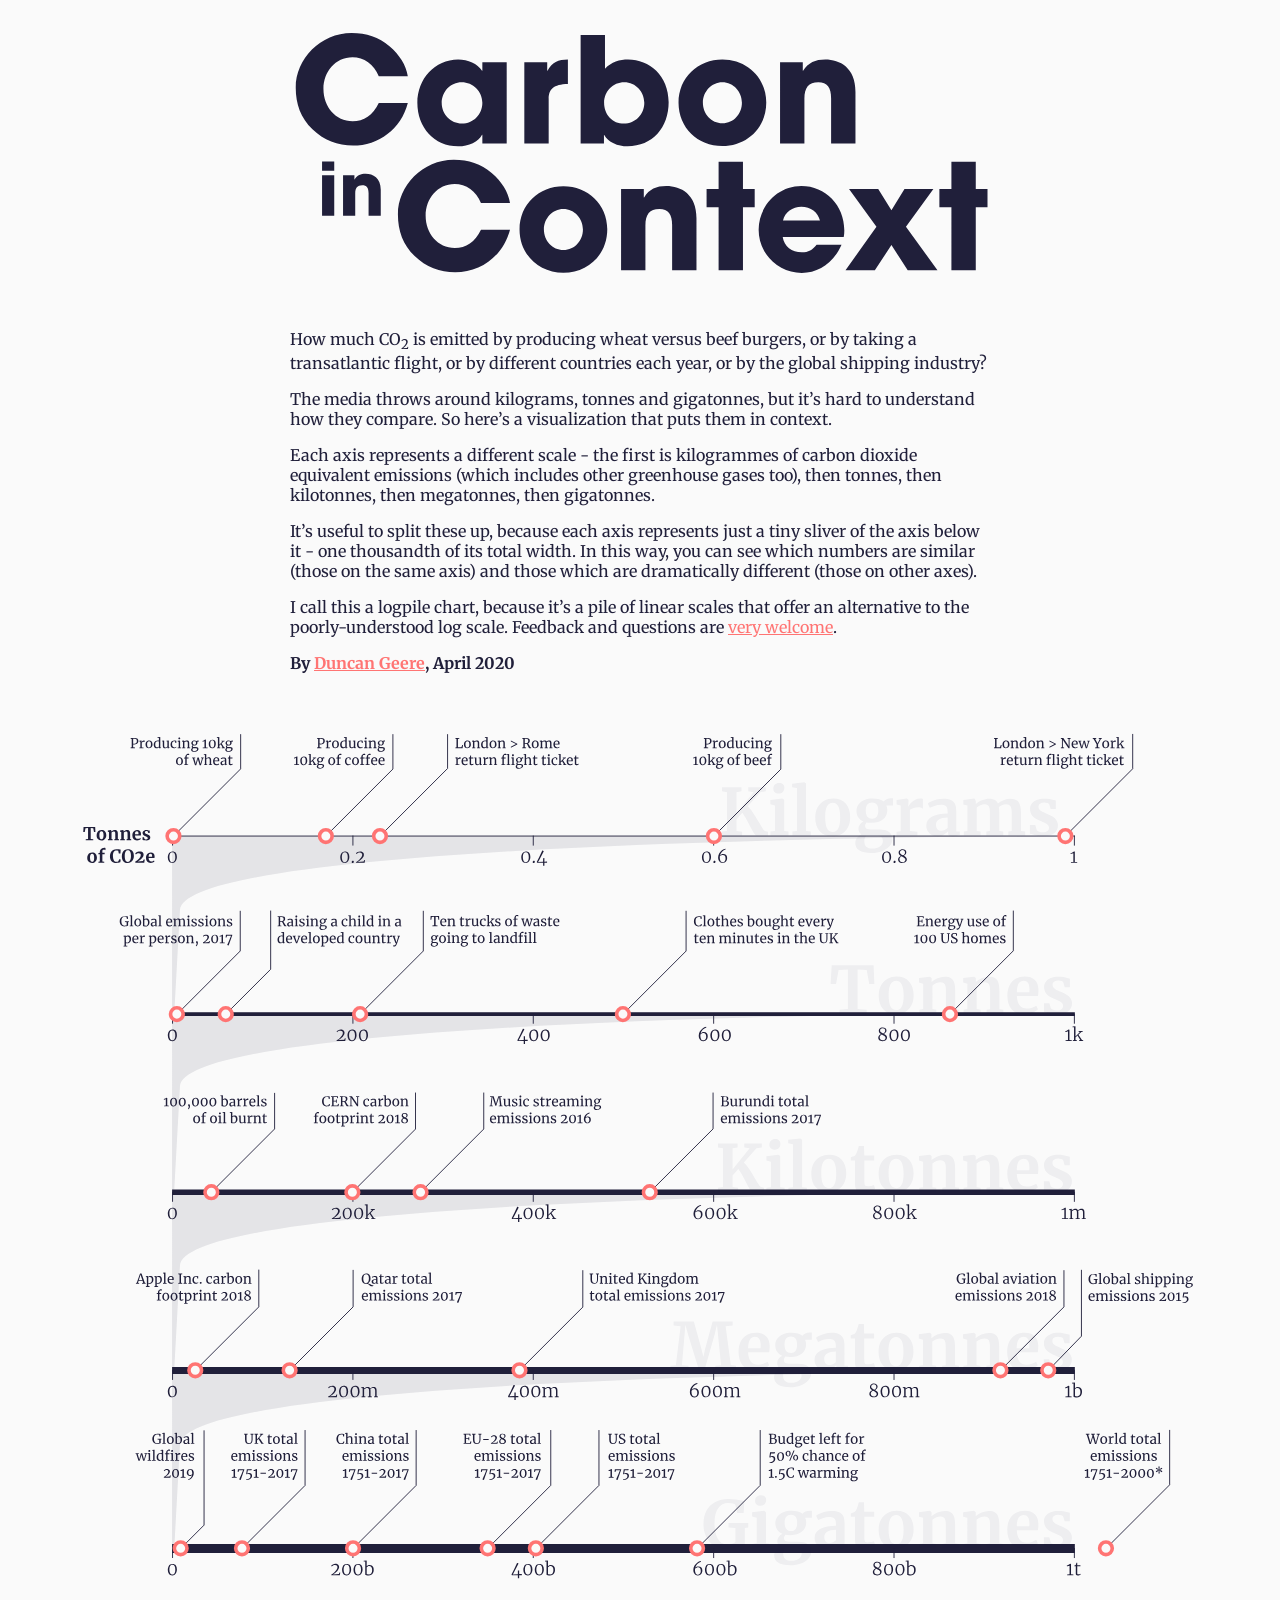
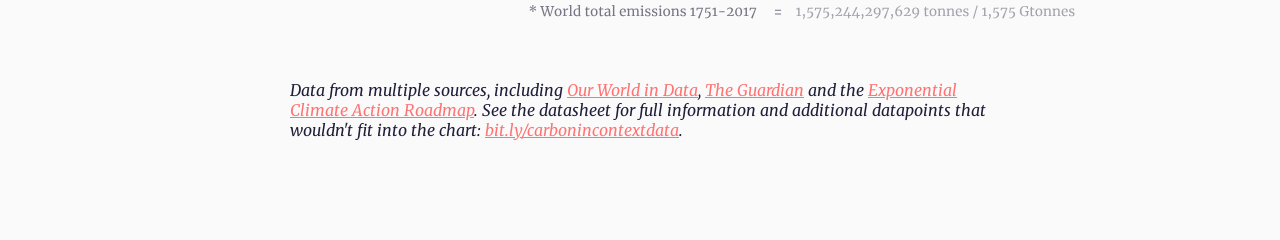
<file: carbonincontext/index.html>
<!DOCTYPE html>
<html lang="en">

<head>
	<meta charset="utf-8">
	<title>Carbon in Context</title>
	<script src="https://d3js.org/d3.v5.js"></script>
	<link rel="stylesheet" href="style.css">
	<link href="https://fonts.googleapis.com/css2?family=Merriweather:ital@0;1&display=swap" rel="stylesheet">

	<meta property="og:title" content="Carbon in Context" />
    <meta property="og:description" content="How much CO2 is emitted by producing wheat versus beef burgers, or by taking a transatlantic flight, or by different countries each year, or by the global shipping industry?" />
    <meta property="og:url" content="http://www.duncangeere.com/carbonincontext/" />
    <meta property="og:image" content="http://www.duncangeere.com/carbonincontext/image-og.png" />
    <meta property="og:image:width" content="1400" />
    <meta property="og:image:height" content="1200" />
    <meta property="og:type" content="text/html" />

      <!-- Global site tag (gtag.js) - Google Analytics -->
    <script async src="https://www.googletagmanager.com/gtag/js?id=UA-59049444-1"></script>
    <script>
        window.dataLayer = window.dataLayer || [];

        function gtag() {
            dataLayer.push(arguments);
        }
        gtag('js', new Date());

        gtag('config', 'UA-59049444-1');

    </script>
</head>

<body>
	<img id="titleimg" src="title.svg" alt="Carbon in Context">

	<div class = "main" id = "intro">
		<p>How much CO<sub>2</sub> is emitted by producing wheat versus beef burgers, or by taking a transatlantic flight, or by different countries each year, or by the global shipping industry?
</p>

		<p>The media throws around kilograms, tonnes and gigatonnes, but it’s hard to understand how they compare. So here’s a visualization that puts them in context.</p>

		<p>Each axis represents a different scale - the first is kilogrammes of carbon dioxide equivalent emissions (which includes other greenhouse gases too), then tonnes, then kilotonnes, then megatonnes, then gigatonnes.</p>

		<p>It’s useful to split these up, because each axis represents just a tiny sliver of the axis below it - one thousandth of its total width. In this way, you can see which numbers are similar (those on the same axis) and those which are dramatically different (those on other axes).</p>

		<p>I call this a logpile chart, because it’s a pile of linear scales that offer an alternative to the poorly-understood log scale. Feedback and questions are <a href="mailto:duncangeere@gmail.com">very welcome</a>.</p>

		<p><strong>By <a href="http://www.duncangeere.com">Duncan Geere</a>, April 2020</strong></p>
	</div>

	<div id = "chart">
		<a href="chart.svg"><img src="chart.svg" alt = "Carbon in Context Chart"/></a>
	</div>

	<div class = "main" id = "footer">
		<p>Data from multiple sources, including <a href="https://ourworldindata.org/co2-and-other-greenhouse-gas-emissions">Our World in Data</a>, <a href="https://www.theguardian.com/environment/	ng-interactive/2019/jul/19/carbon-calculator-how-taking-one-flight-emits-as-much-as-many-people-do-in-a-year">The Guardian</a> and the <a href="https://exponentialroadmap.org/wp-content/	uploads/2018/09/Exponential-Climate-Action-Roadmap-September-2018.pdf">Exponential Climate Action Roadmap</a>. See the datasheet for full information and additional datapoints that wouldn't fit into the chart: <a href="https://bit.ly/carbonincontextdata">bit.ly/carbonincontextdata</a>.</p>
	</div>
</body>

</html>
</file>
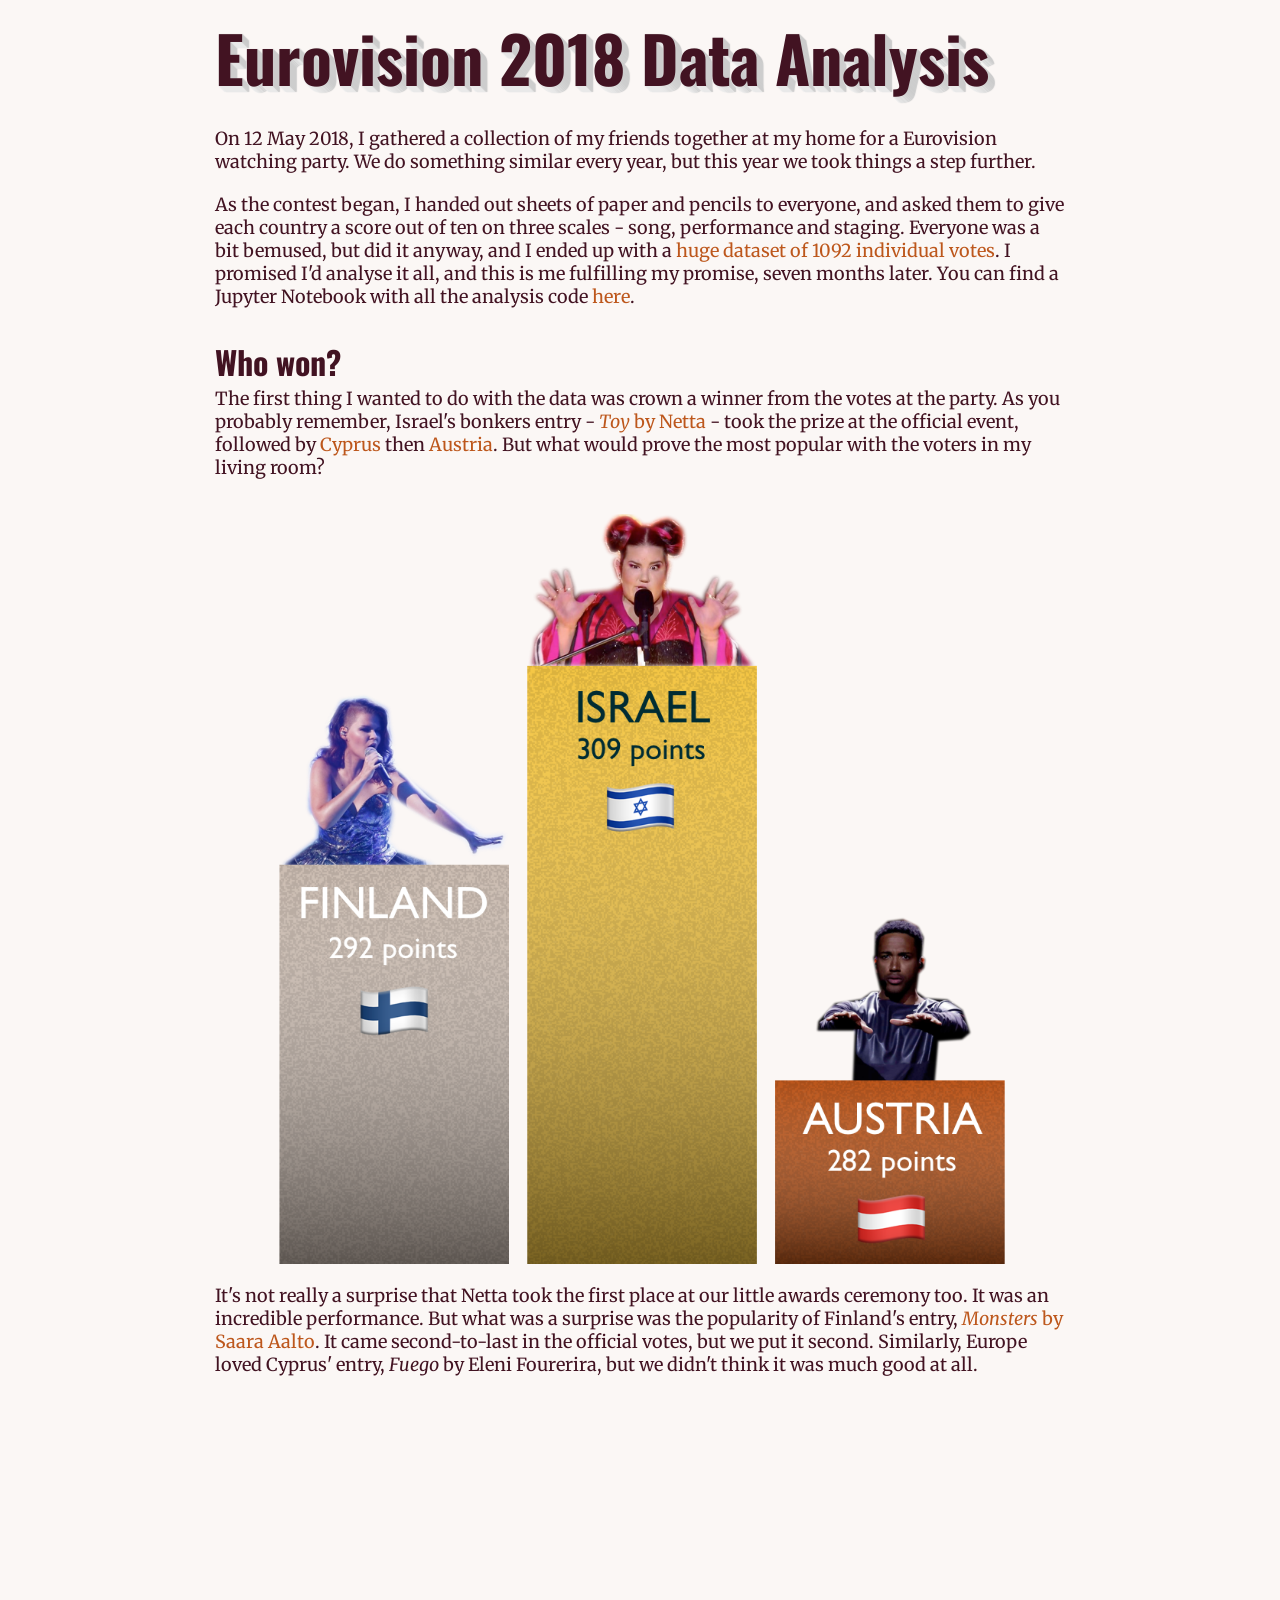
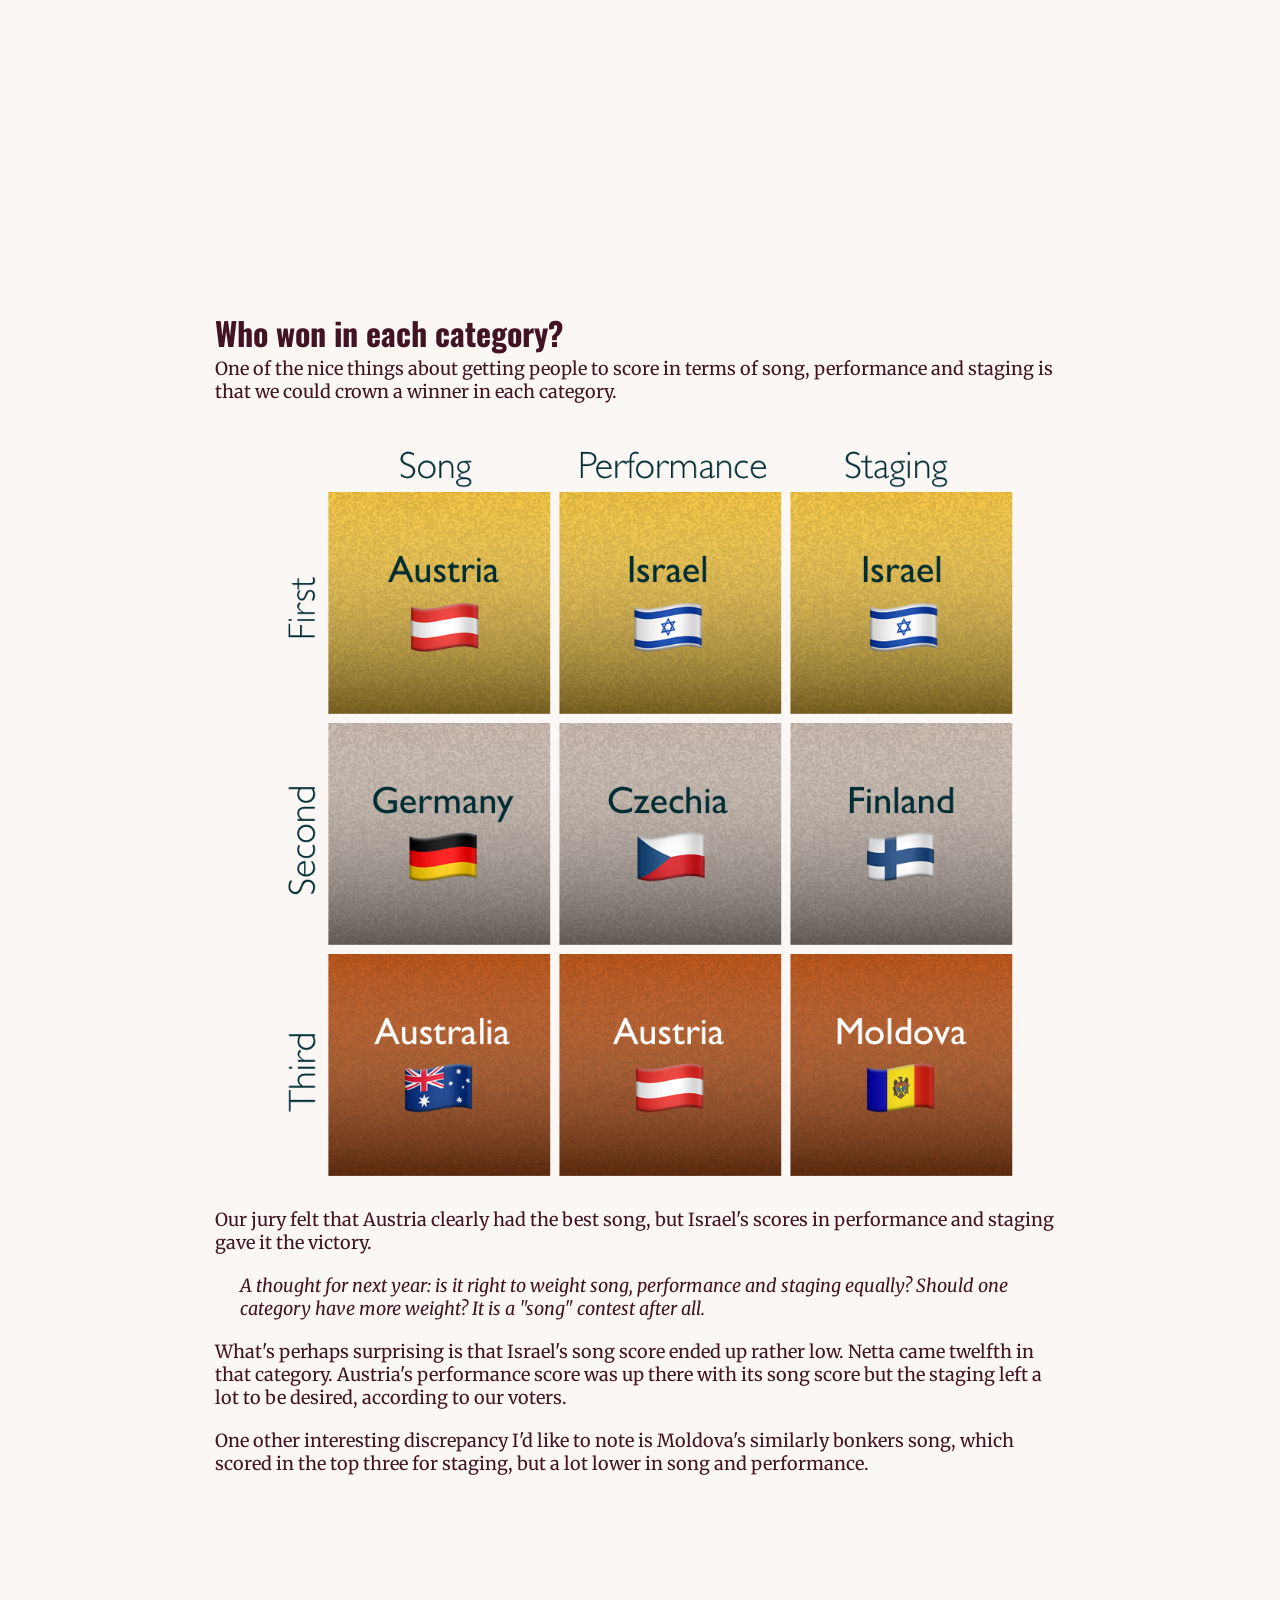
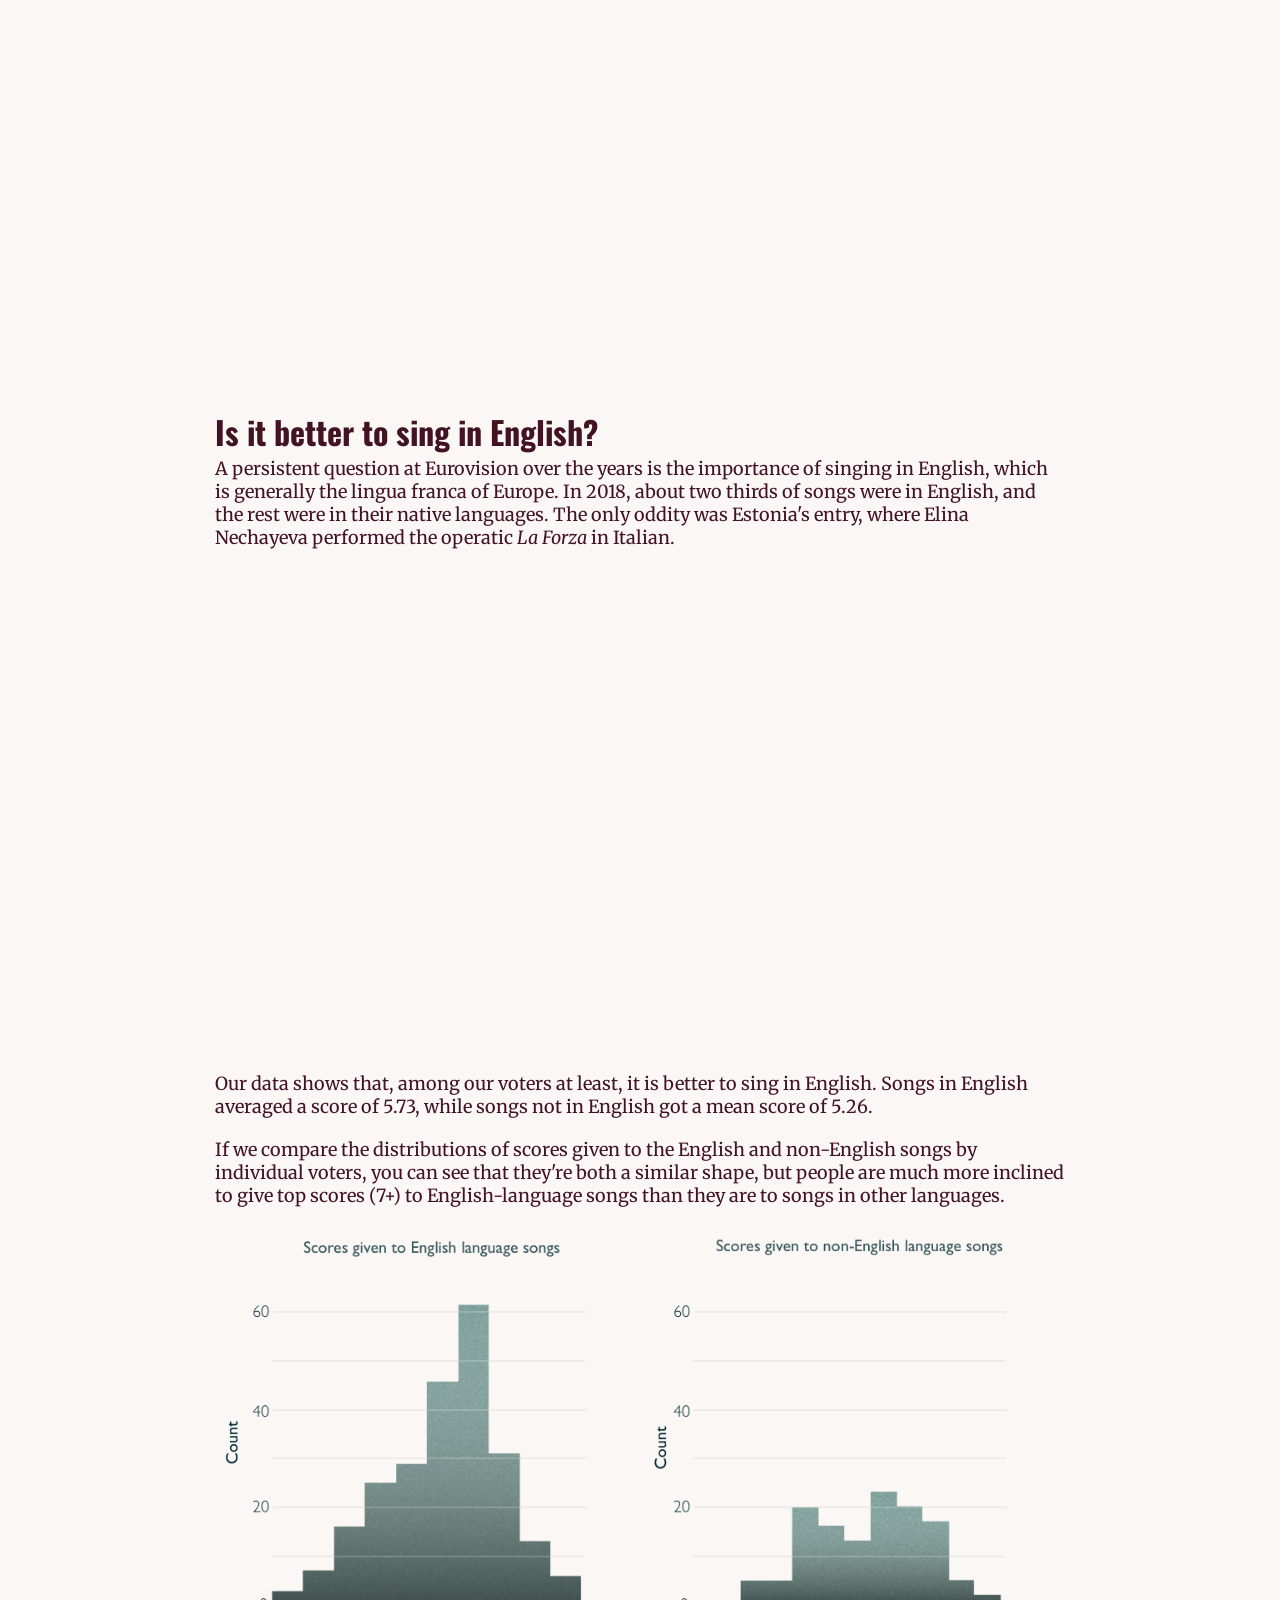
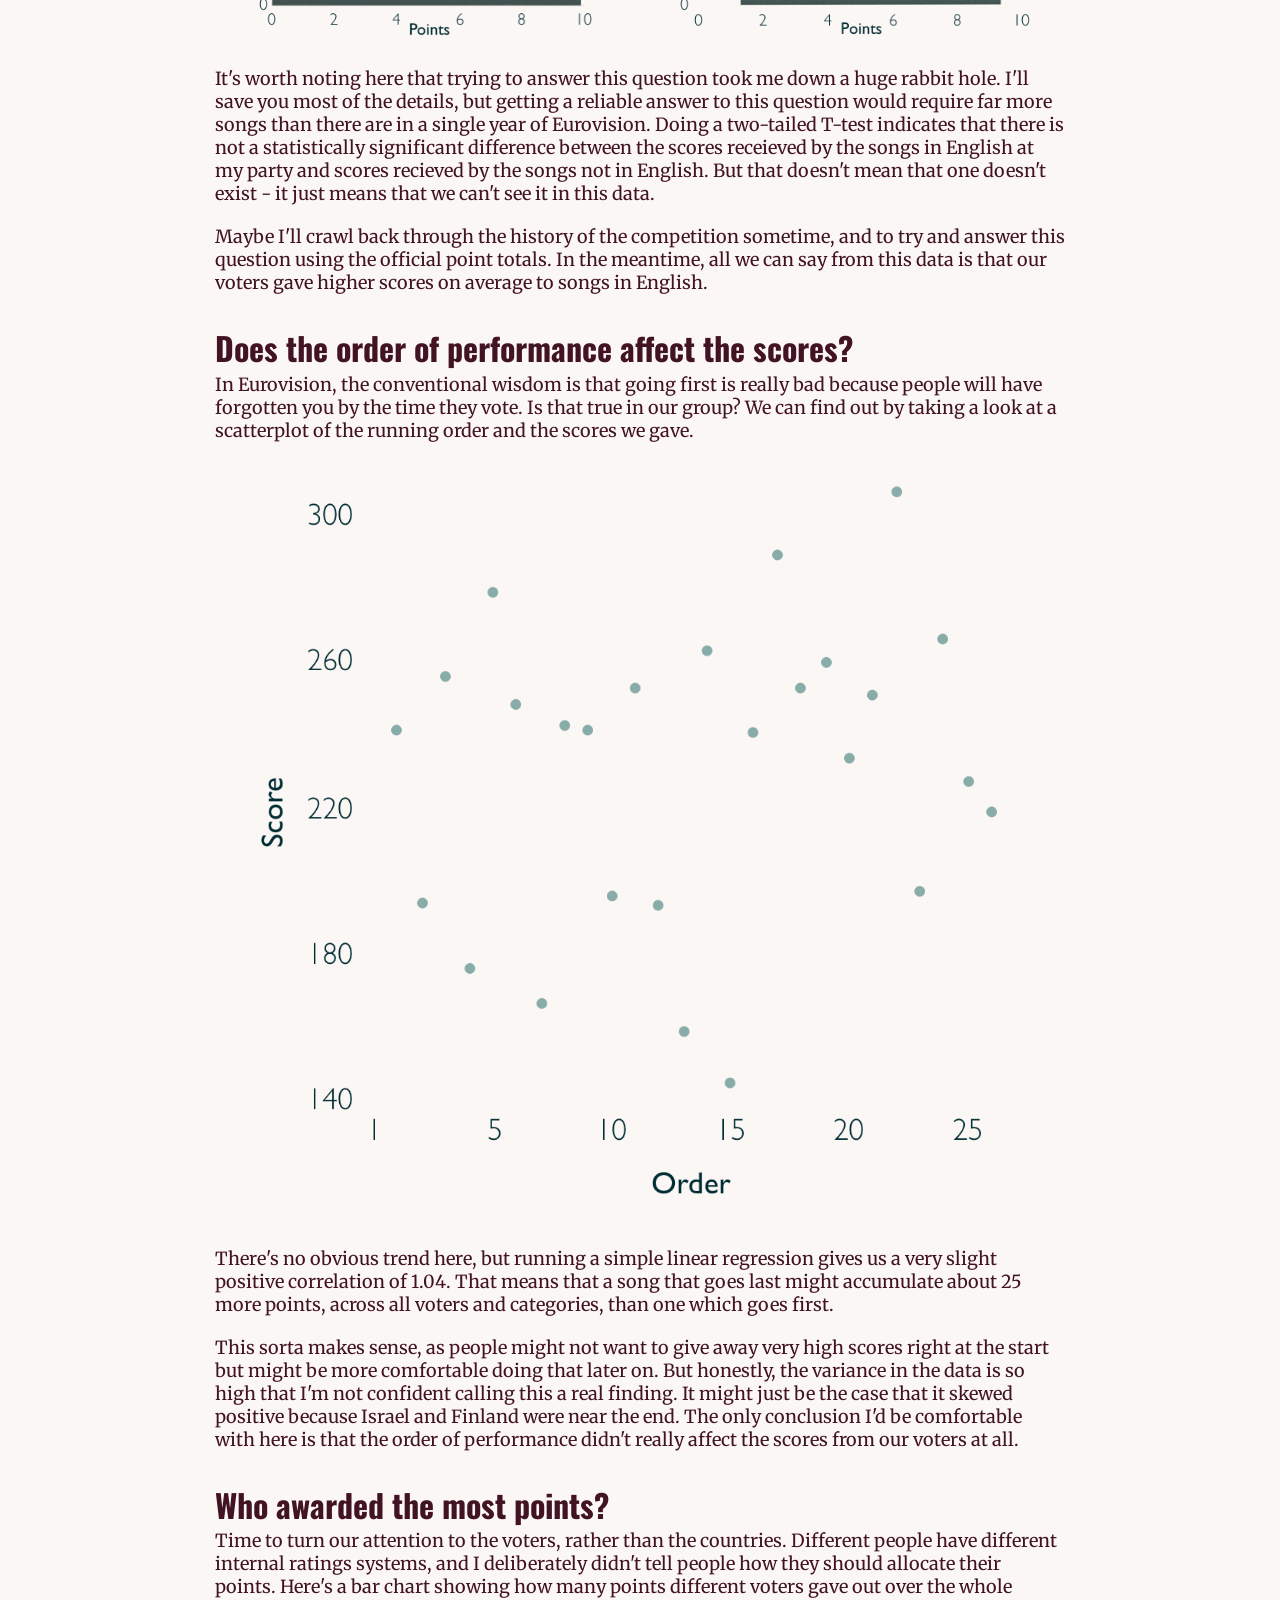
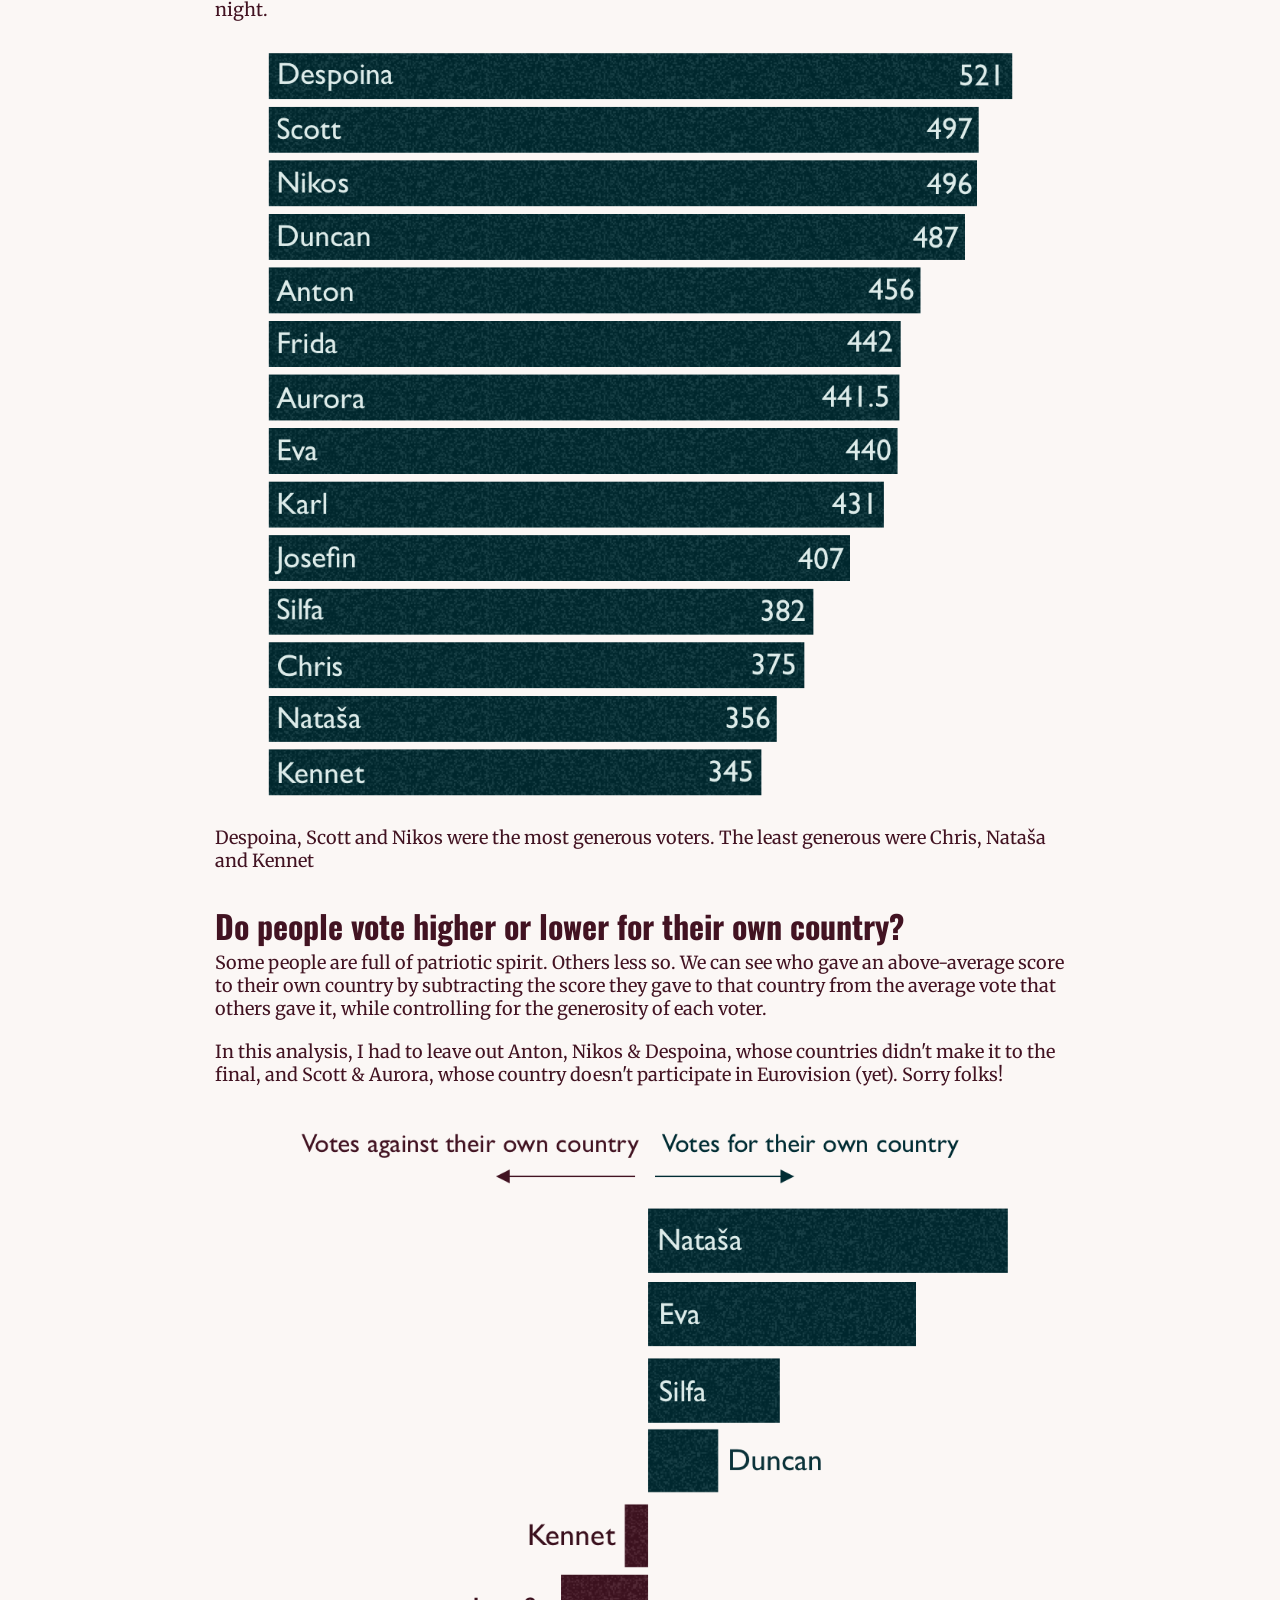
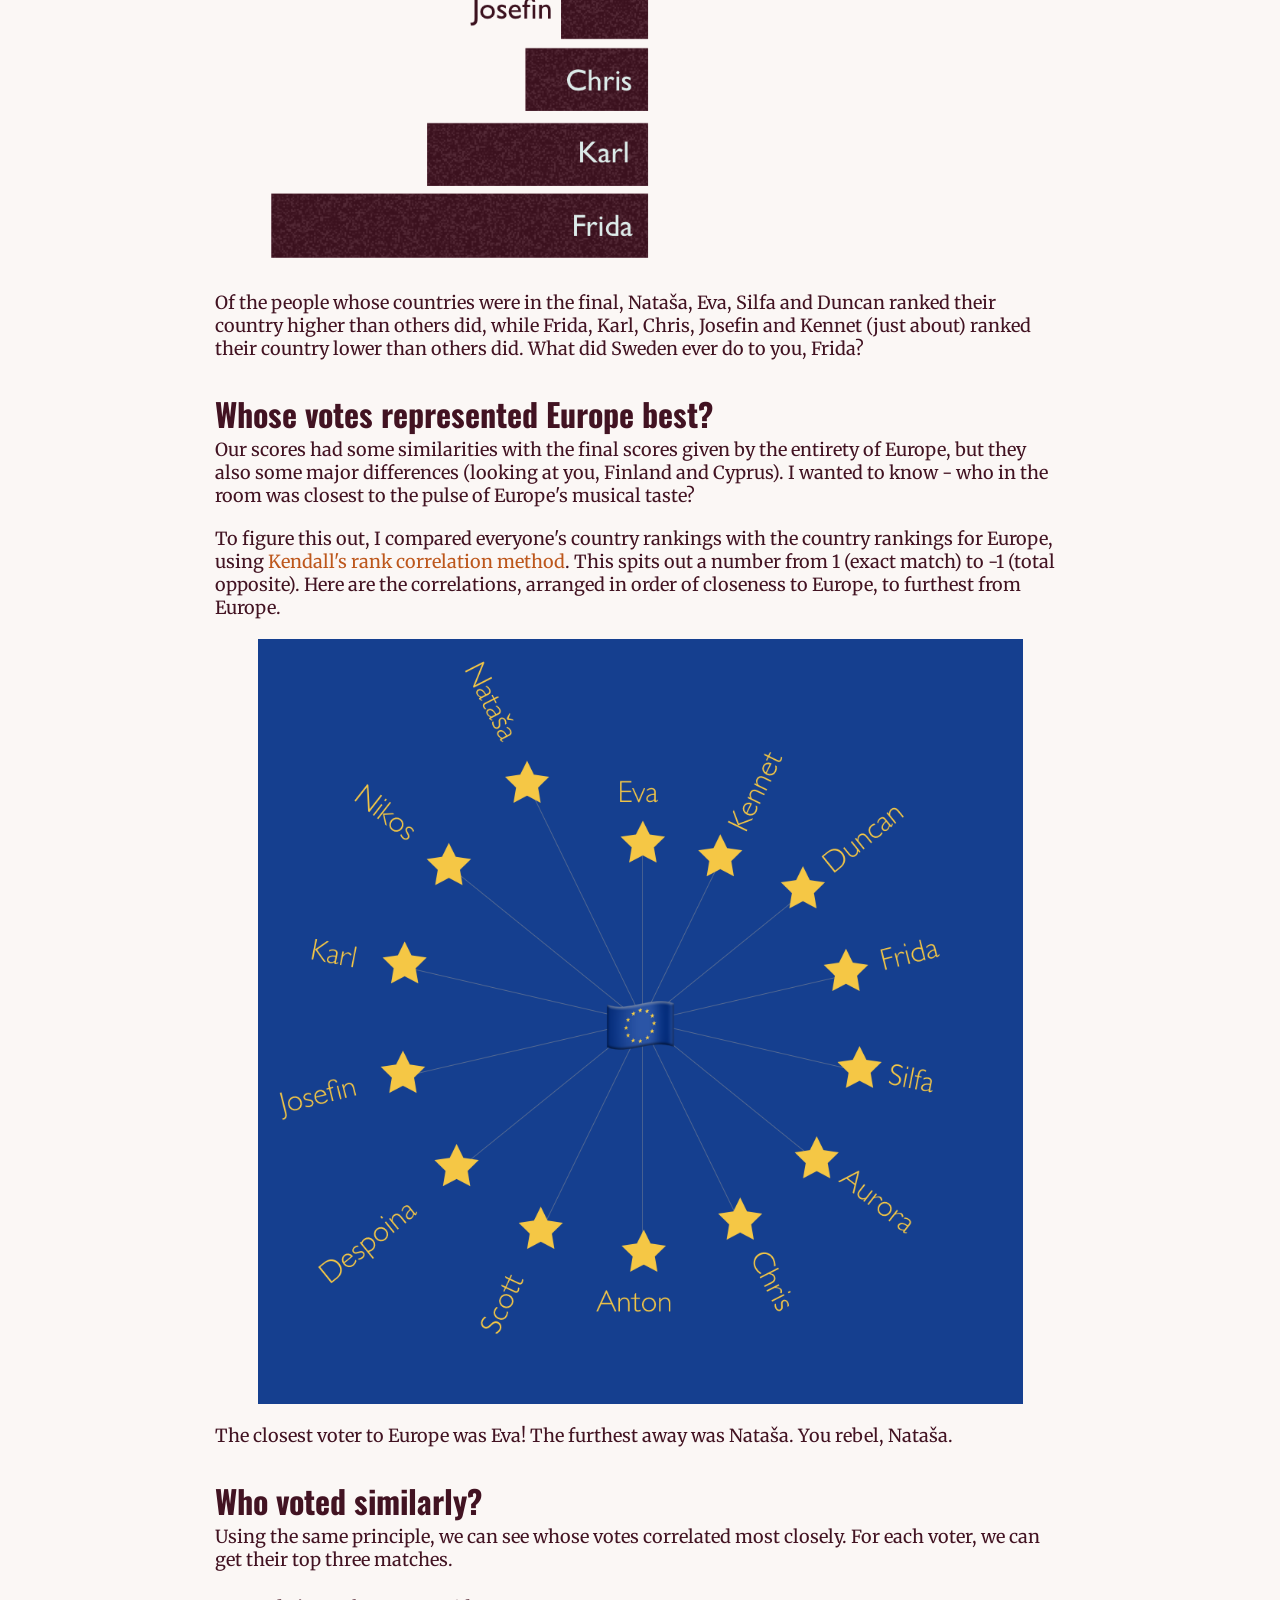
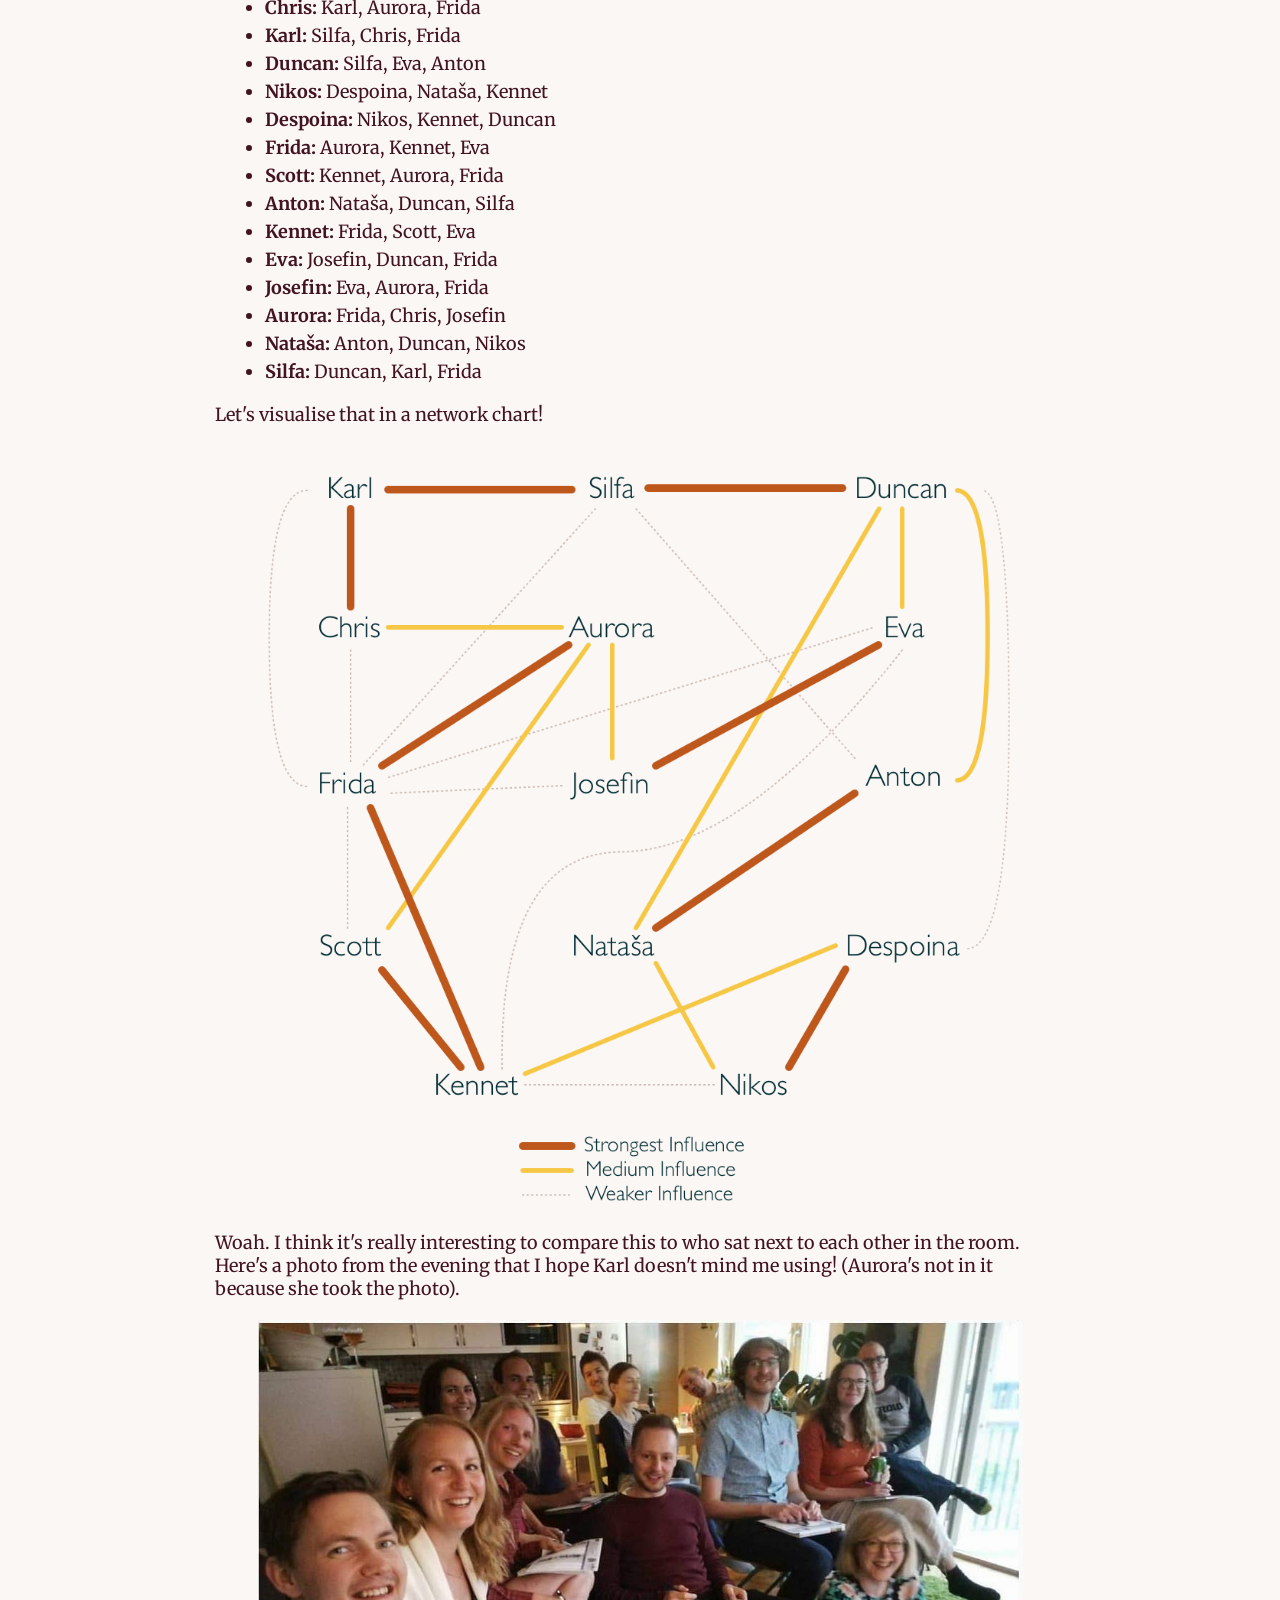
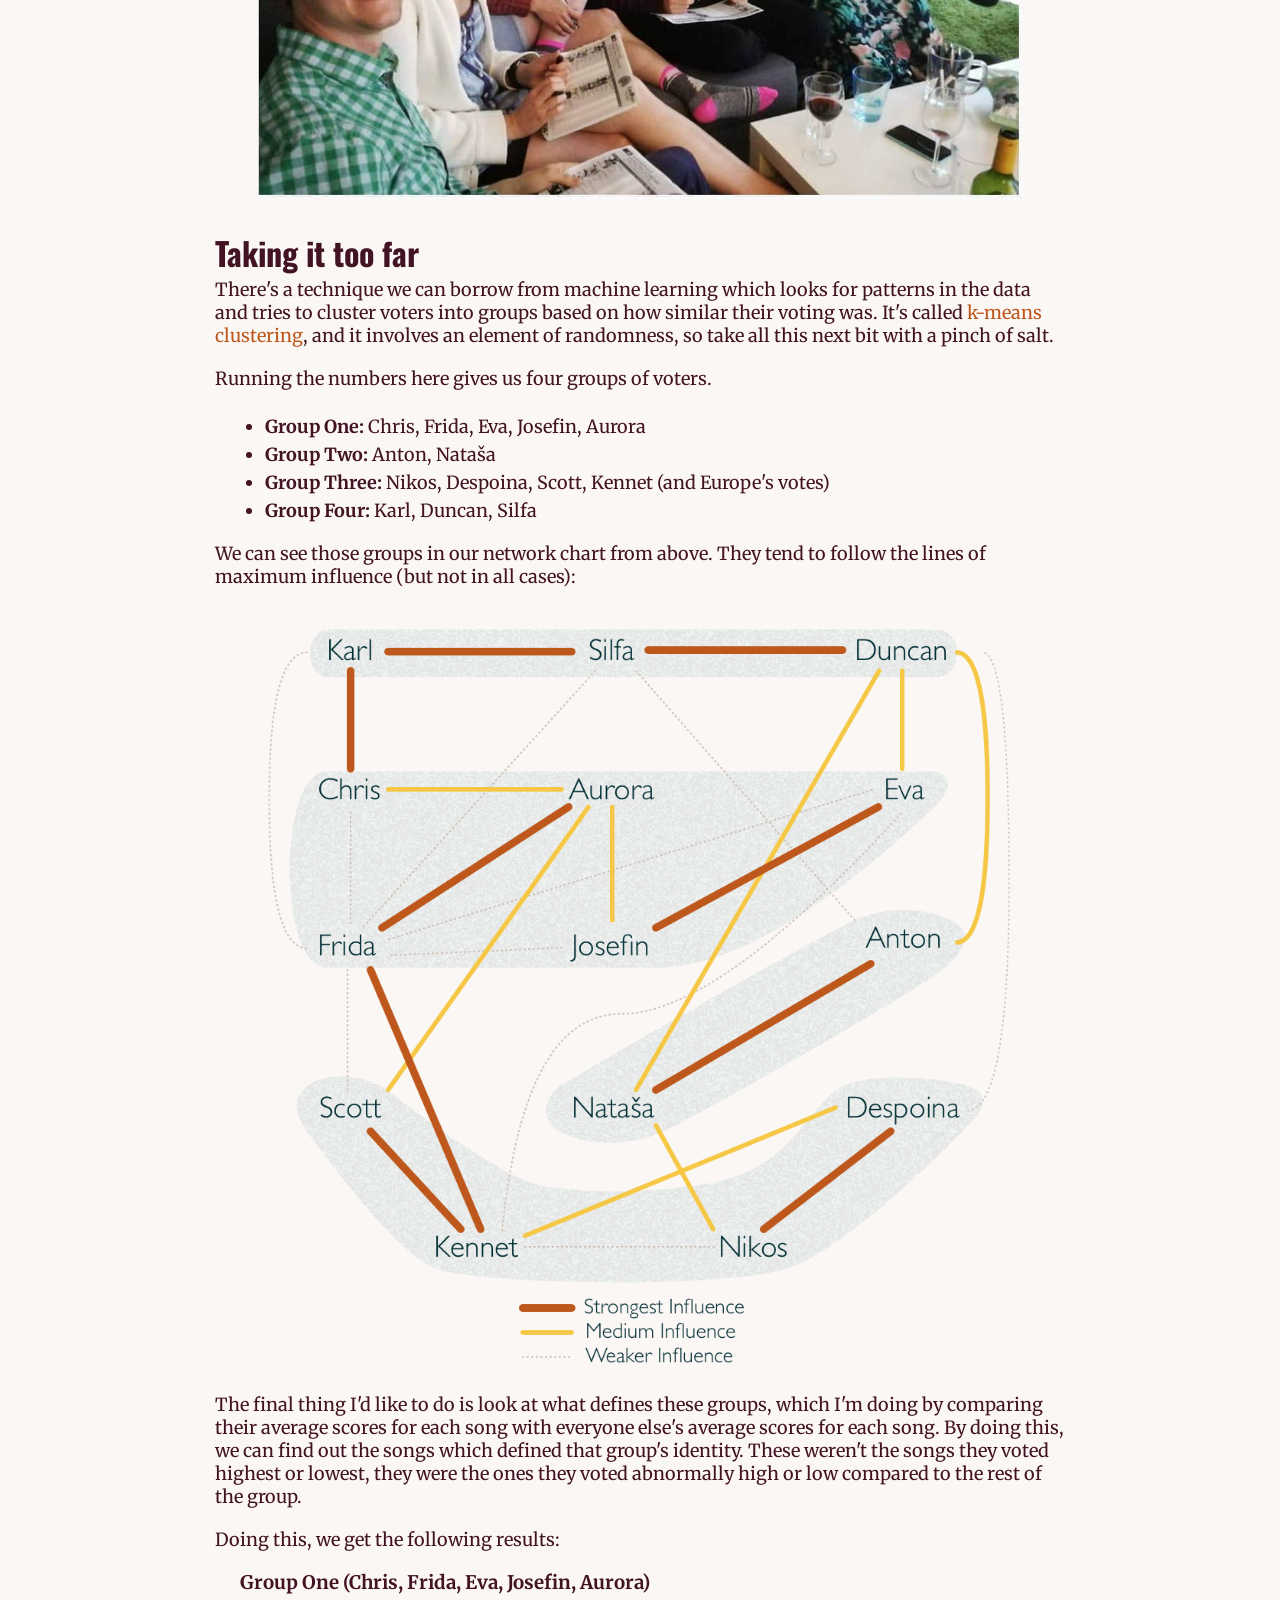
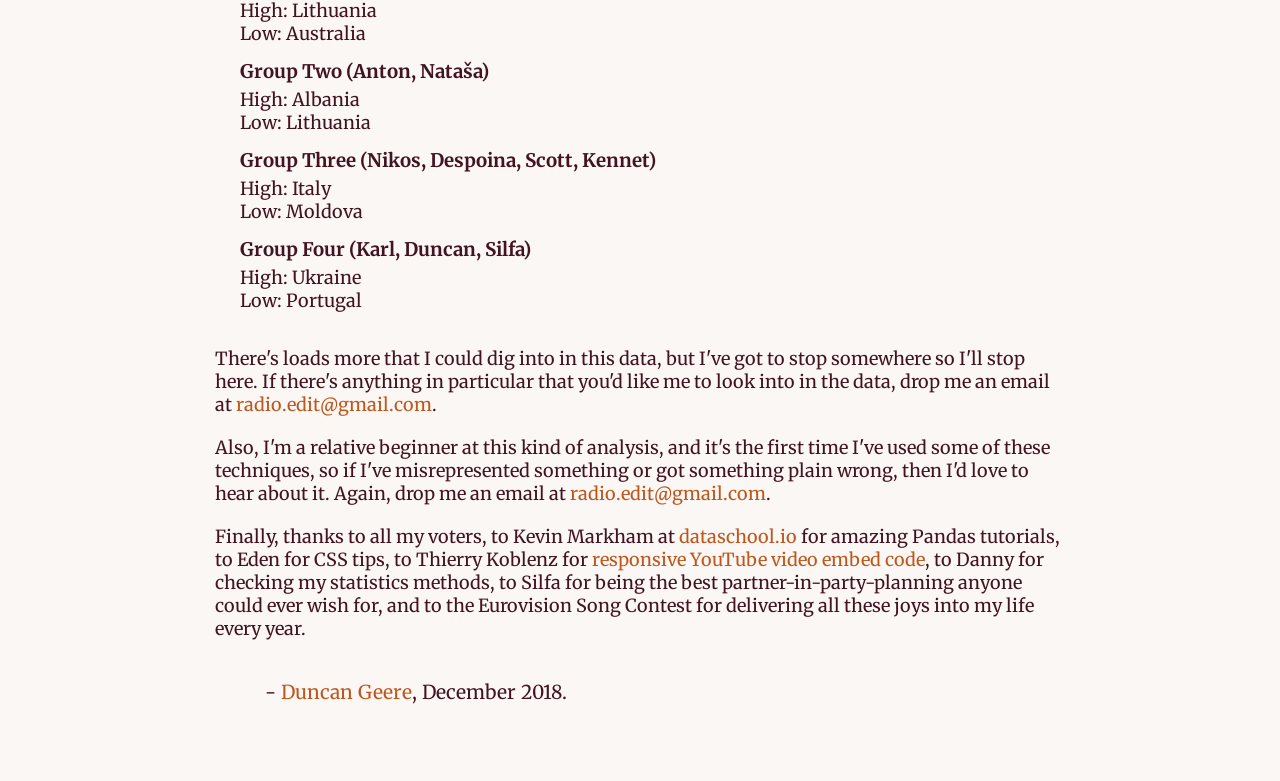
<file: eurovision2018/index.html>
<!DOCTYPE html>

<head>
    <title>Eurovision 2018 Data Analysis</title>
    <meta charset="utf-8">
    <meta name="viewport" content="width=device-width, initial-scale=1">
    
    <meta property="og:image" content="images/fbpreview.png" />
    
    <link href="https://fonts.googleapis.com/css?family=Merriweather|Oswald" rel="stylesheet">
    <link rel="stylesheet" type="text/css" href="style.css">
    
    <!-- Global site tag (gtag.js) - Google Analytics -->
    <script async src="https://www.googletagmanager.com/gtag/js?id=UA-59049444-1"></script>
    <script>
        window.dataLayer = window.dataLayer || [];

        function gtag() {
            dataLayer.push(arguments);
        }
        gtag('js', new Date());

        gtag('config', 'UA-59049444-1');

    </script>

</head>

<body>
    <h1>Eurovision 2018 Data Analysis</h1>
    <p>On 12 May 2018, I gathered a collection of my friends together at my home for a Eurovision watching party. We do something similar every year, but this year we took things a step further.</p>
    <p>As the contest began, I handed out sheets of paper and pencils to everyone, and asked them to give each country a score out of ten on three scales - song, performance and staging. Everyone was a bit bemused, but did it anyway, and I ended up with a <a href="eurovision.csv">huge dataset of 1092 individual votes</a>. I promised I'd analyse it all, and this is me fulfilling my promise, seven months later. You can find a Jupyter Notebook with all the analysis code <a href="https://github.com/duncangeere/eurovision2018/blob/master/eurovision2018.ipynb">here</a>.</p>

    <h2>Who won?</h2>
    <p>The first thing I wanted to do with the data was crown a winner from the votes at the party. As you probably remember, Israel's bonkers entry - <a href="https://www.youtube.com/watch?v=84LBjXaeKk4"><em>Toy</em> by Netta</a> - took the prize at the official event, followed by <a href="https://www.youtube.com/watch?v=vyDTbJ4wenY">Cyprus</a> then <a href="https://www.youtube.com/watch?v=a8Yvzo1puoE">Austria</a>. But what would prove the most popular with the voters in my living room?</p>
    <img src="images/who_won.png">
    <p>It's not really a surprise that Netta took the first place at our little awards ceremony too. It was an incredible performance. But what was a surprise was the popularity of Finland's entry, <a href="https://www.youtube.com/watch?v=hdjiuCUUpPc"><em>Monsters</em> by Saara Aalto</a>. It came second-to-last in the official votes, but we put it second. Similarly, Europe loved Cyprus' entry, <em>Fuego</em> by Eleni Fourerira, but we didn't think it was much good at all.</p>

    <div class="videoWrapper">
        <!-- Copy & Pasted from YouTube -->
        <iframe src="https://www.youtube.com/embed/vyDTbJ4wenY" frameborder="0" allow="accelerometer; autoplay; encrypted-media; gyroscope; picture-in-picture" allowfullscreen></iframe>
    </div>

    <h2>Who won in each category?</h2>
    <p>One of the nice things about getting people to score in terms of song, performance and staging is that we could crown a winner in each category.</p>
    <img src="images/cat_winners.png">
    <p>Our jury felt that Austria clearly had the best song, but Israel's scores in performance and staging gave it the victory.</p>
    <blockquote>A thought for next year: is it right to weight song, performance and staging equally? Should one category have more weight? It is a "song" contest after all.</blockquote>
    <p>What's perhaps surprising is that Israel's song score ended up rather low. Netta came twelfth in that category. Austria's performance score was up there with its song score but the staging left a lot to be desired, according to our voters.</p>
    <p>One other interesting discrepancy I'd like to note is Moldova's similarly bonkers song, which scored in the top three for staging, but a lot lower in song and performance.</p>

    <div class="videoWrapper">
        <!-- Copy & Pasted from YouTube -->
        <iframe src="https://www.youtube.com/embed/m1kjPaVAeeE" frameborder="0" allow="accelerometer; autoplay; encrypted-media; gyroscope; picture-in-picture" allowfullscreen></iframe>
    </div>

    <h2>Is it better to sing in English?</h2>
    <p>A persistent question at Eurovision over the years is the importance of singing in English, which is generally the lingua franca of Europe. In 2018, about two thirds of songs were in English, and the rest were in their native languages. The only oddity was Estonia's entry, where Elina Nechayeva performed the operatic <em>La Forza</em> in Italian.</p>

    <div class="videoWrapper">
        <!-- Copy & Pasted from YouTube -->
        <iframe src="https://www.youtube.com/embed/ImawXdXIGd8" frameborder="0" allow="accelerometer; autoplay; encrypted-media; gyroscope; picture-in-picture" allowfullscreen></iframe>
    </div>

    <p>Our data shows that, among our voters at least, it is better to sing in English. Songs in English averaged a score of 5.73, while songs not in English got a mean score of 5.26.</p>
    
    <p>If we compare the distributions of scores given to the English and non-English songs by individual voters, you can see that they're both a similar shape, but people are much more inclined to give top scores (7+) to English-language songs than they are to songs in other languages.</p>

    <div id="twocharts">
        <img src="images/yes_english.png">
        <img src="images/not_english.png">
    </div>
    
    <p>It's worth noting here that trying to answer this question took me down a huge rabbit hole. I'll save you most of the details, but getting a reliable answer to this question would require far more songs than there are in a single year of Eurovision. Doing a two-tailed T-test indicates that there is not a statistically significant difference between the scores receieved by the songs in English at my party and scores recieved by the songs not in English. But that doesn't mean that one doesn't exist - it just means that we can't see it in this data.</p>
        
    <p>Maybe I'll crawl back through the history of the competition sometime, and to try and answer this question using the official point totals. In the meantime, all we can say from this data is that our voters gave higher scores on average to songs in English.</p>

    <h2>Does the order of performance affect the scores?</h2>
    <p>In Eurovision, the conventional wisdom is that going first is really bad because people will have forgotten you by the time they vote. Is that true in our group? We can find out by taking a look at a scatterplot of the running order and the scores we gave.</p>
    <img src="images/scatterplot.png">
    <p>There's no obvious trend here, but running a simple linear regression gives us a very slight positive correlation of 1.04. That means that a song that goes last might accumulate about 25 more points, across all voters and categories, than one which goes first.</p>
    <p>This sorta makes sense, as people might not want to give away very high scores right at the start but might be more comfortable doing that later on. But honestly, the variance in the data is so high that I'm not confident calling this a real finding. It might just be the case that it skewed positive because Israel and Finland were near the end. The only conclusion I'd be comfortable with here is that the order of performance didn't really affect the scores from our voters at all.</p>

    <h2>Who awarded the most points?</h2>
    <p>Time to turn our attention to the voters, rather than the countries. Different people have different internal ratings systems, and I deliberately didn't tell people how they should allocate their points. Here's a bar chart showing how many points different voters gave out over the whole night.</p>
    <img src="images/generosity_bars.png">
    <p>Despoina, Scott and Nikos were the most generous voters. The least generous were Chris, Nataša and Kennet</p>

    <h2>Do people vote higher or lower for their own country?</h2>
    <p>Some people are full of patriotic spirit. Others less so. We can see who gave an above-average score to their own country by subtracting the score they gave to that country from the average vote that others gave it, while controlling for the generosity of each voter.</p>
    <p>In this analysis, I had to leave out Anton, Nikos & Despoina, whose countries didn't make it to the final, and Scott & Aurora, whose country doesn't participate in Eurovision (yet). Sorry folks!</p>
    <img src="images/own_country.png">
    <p>Of the people whose countries were in the final, Nataša, Eva, Silfa and Duncan ranked their country higher than others did, while Frida, Karl, Chris, Josefin and Kennet (just about) ranked their country lower than others did. What did Sweden ever do to you, Frida?</p>

    <h2>Whose votes represented Europe best?</h2>
    <p>Our scores had some similarities with the final scores given by the entirety of Europe, but they also some major differences (looking at you, Finland and Cyprus). I wanted to know - who in the room was closest to the pulse of Europe's musical taste?</p>
    <p>To figure this out, I compared everyone's country rankings with the country rankings for Europe, using <a href="https://en.wikipedia.org/wiki/Kendall_rank_correlation_coefficient">Kendall's rank correlation method</a>. This spits out a number from 1 (exact match) to -1 (total opposite). Here are the correlations, arranged in order of closeness to Europe, to furthest from Europe.</p>
    <img src="images/europe_similarity.png">
    <p>The closest voter to Europe was Eva! The furthest away was Nataša. You rebel, Nataša.</p>

    <h2>Who voted similarly?</h2>
    <p>Using the same principle, we can see whose votes correlated most closely. For each voter, we can get their top three matches.</p>
    <ul>
        <li><strong>Chris:</strong> Karl, Aurora, Frida</li>
        <li><strong>Karl:</strong> Silfa, Chris, Frida</li>
        <li><strong>Duncan:</strong> Silfa, Eva, Anton</li>
        <li><strong>Nikos:</strong> Despoina, Nataša, Kennet</li>
        <li><strong>Despoina:</strong> Nikos, Kennet, Duncan</li>
        <li><strong>Frida:</strong> Aurora, Kennet, Eva</li>
        <li><strong>Scott:</strong> Kennet, Aurora, Frida</li>
        <li><strong>Anton:</strong> Nataša, Duncan, Silfa</li>
        <li><strong>Kennet:</strong> Frida, Scott, Eva</li>
        <li><strong>Eva:</strong> Josefin, Duncan, Frida</li>
        <li><strong>Josefin:</strong> Eva, Aurora, Frida</li>
        <li><strong>Aurora:</strong> Frida, Chris, Josefin</li>
        <li><strong>Nataša:</strong> Anton, Duncan, Nikos</li>
        <li><strong>Silfa:</strong> Duncan, Karl, Frida</li>
    </ul>
    <p>Let's visualise that in a network chart!</p>
    <img src="images/influence.png">
    <p>Woah. I think it's really interesting to compare this to who sat next to each other in the room. Here's a photo from the evening that I hope Karl doesn't mind me using! (Aurora's not in it because she took the photo).</p>
    <img src="images/seatingplan.jpg">

    <h2>Taking it too far</h2>
    <p>There's a technique we can borrow from machine learning which looks for patterns in the data and tries to cluster voters into groups based on how similar their voting was. It's called <a href="https://en.wikipedia.org/wiki/K-means_clustering">k-means clustering</a>, and it involves an element of randomness, so take all this next bit with a pinch of salt.</p>
    <p>Running the numbers here gives us four groups of voters.</p>
    <ul>
        <li><strong>Group One:</strong> Chris, Frida, Eva, Josefin, Aurora</li>
        <li><strong>Group Two:</strong> Anton, Nataša</li>
        <li><strong>Group Three:</strong> Nikos, Despoina, Scott, Kennet (and Europe's votes)</li>
        <li><strong>Group Four:</strong> Karl, Duncan, Silfa</li>
    </ul>
    <p>We can see those groups in our network chart from above. They tend to follow the lines of maximum influence (but not in all cases):</p>
    <img src="images/influence_groups.png">
    <p>The final thing I'd like to do is look at what defines these groups, which I'm doing by comparing their average scores for each song with everyone else's average scores for each song. By doing this, we can find out the songs which defined that group's identity. These weren't the songs they voted highest or lowest, they were the ones they voted abnormally high or low compared to the rest of the group.</p>
    <p>Doing this, we get the following results:</p>

    <div id="groups">
        <h3>Group One (Chris, Frida, Eva, Josefin, Aurora)</h3>
        <p>High: Lithuania<br>
            Low: Australia</p>
        <h3>Group Two (Anton, Nataša)</h3>
        <p>High: Albania<br>
            Low: Lithuania</p>
        <h3>Group Three (Nikos, Despoina, Scott, Kennet)</h3>
        <p>High: Italy<br>
            Low: Moldova</p>
        <h3>Group Four (Karl, Duncan, Silfa)</h3>
        <p>High: Ukraine<br>
            Low: Portugal</p>
    </div>

    <p>There's loads more that I could dig into in this data, but I've got to stop somewhere so I'll stop here. If there's anything in particular that you'd like me to look into in the data, drop me an email at <a href="mailto:radio.edit@gmail.com">radio.edit@gmail.com</a>.</p>
    <p>Also, I'm a relative beginner at this kind of analysis, and it's the first time I've used some of these techniques, so if I've misrepresented something or got something plain wrong, then I'd love to hear about it. Again, drop me an email at <a href="mailto:radio.edit@gmail.com">radio.edit@gmail.com</a>.</p>
    <p>Finally, thanks to all my voters, to Kevin Markham at <a href="https://www.dataschool.io/">dataschool.io</a> for amazing Pandas tutorials, to Eden for CSS tips, to Thierry Koblenz for <a href="https://alistapart.com/article/creating-intrinsic-ratios-for-video">responsive YouTube video embed code</a>, to Danny for checking my statistics methods, to Silfa for being the best partner-in-party-planning anyone could ever wish for, and to the Eurovision Song Contest for delivering all these joys into my life every year.</p>

    <div id="outro">
        <p>- <a href="http://www.duncangeere.com">Duncan Geere</a>, December 2018.</p>
    </div>
</body>
</file>
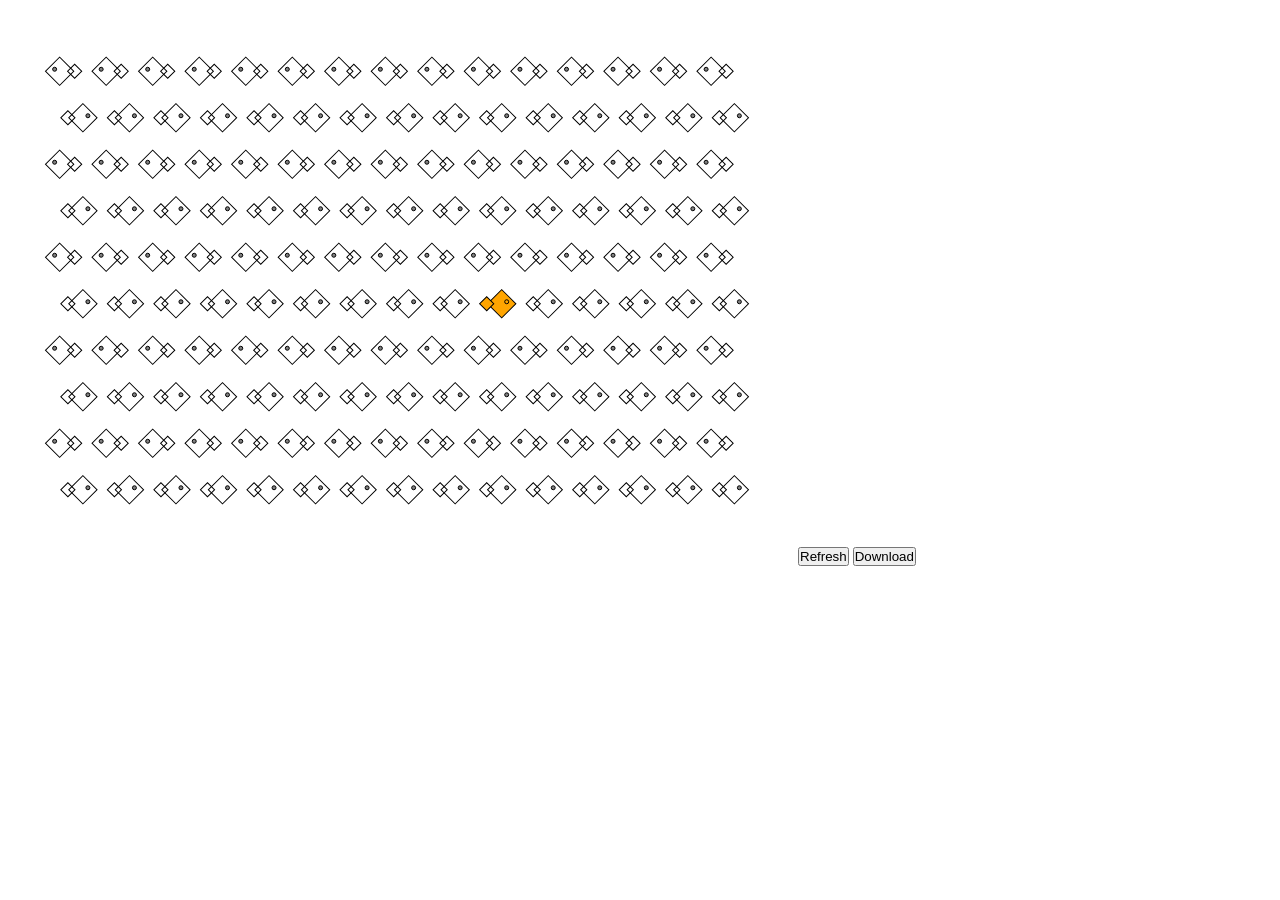
<file: inktober20/1/index.html>
<html lang="en">

<head>
    <meta charset="utf-8" />
    <script type="text/javascript" src="lib/rune.js"></script>
    <script type="text/javascript" src="lib/duncan.js"></script>
    <script type="text/javascript" src="lib/download.js"></script>
    <style>*{margin:0; padding:0;}</style>
    <!--
 -->
</head>

<body>
    <script type="text/javascript" src="sketch.js"></script>
    <input id="refresh" type="button" value="Refresh" onclick="refreshMe();" />
    <input id="download" type="button" value="Download" onclick="downloadMe();" />
</body>
</file>
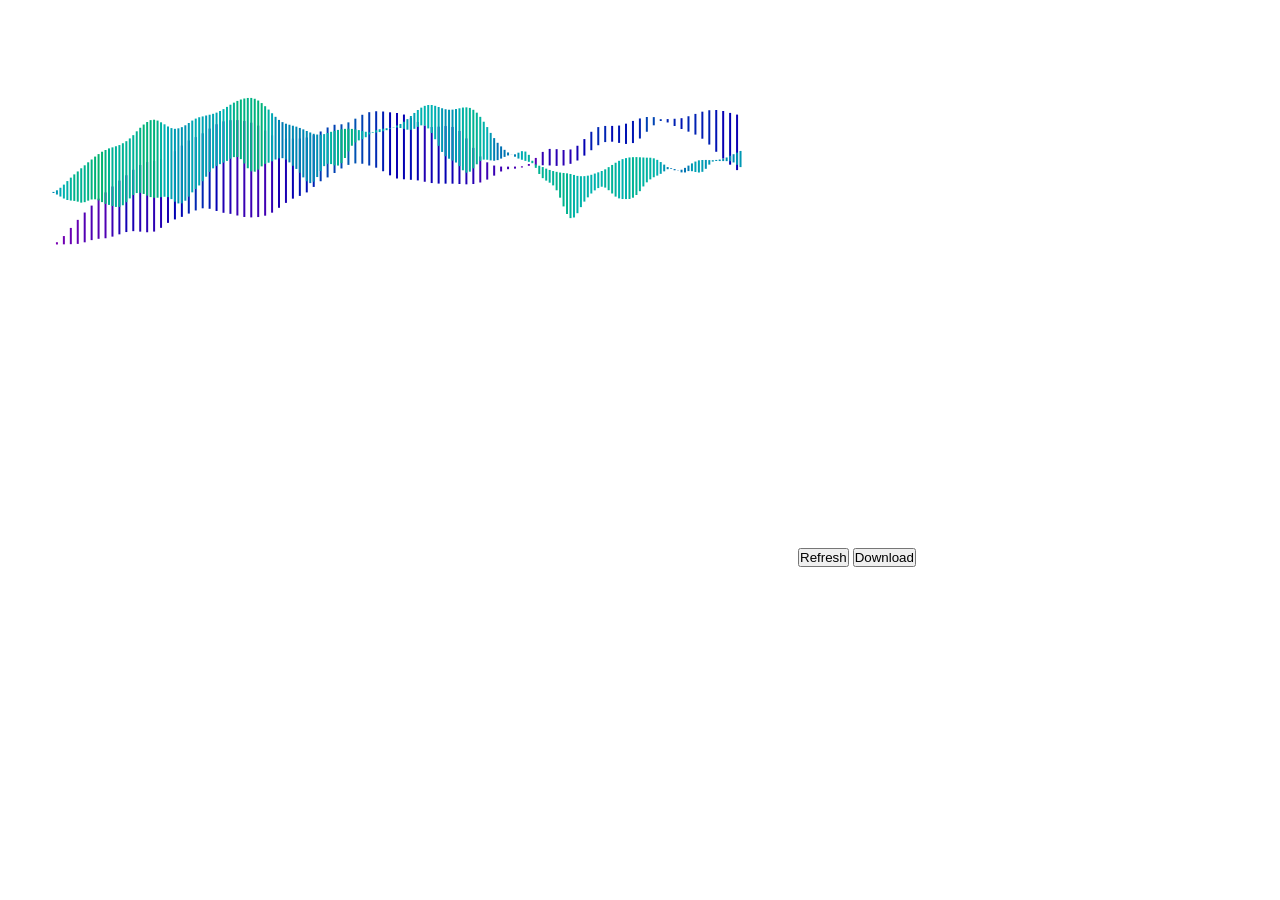
<file: inktober20/10/index.html>
<html lang="en">

<head>
    <meta charset="utf-8" />
    <script type="text/javascript" src="lib/rune.js"></script>
    <script type="text/javascript" src="lib/rune.noise.js"></script>
    <script type="text/javascript" src="lib/duncan.js"></script>
    <script type="text/javascript" src="lib/download.js"></script>
    <style>*{margin:0; padding:0;}</style>
    <!--
 -->
</head>

<body>
    <script type="text/javascript" src="sketch.js"></script>
    <input id="refresh" type="button" value="Refresh" onclick="refreshMe();" />
    <input id="download" type="button" value="Download" onclick="downloadMe();" />
</body>
</file>
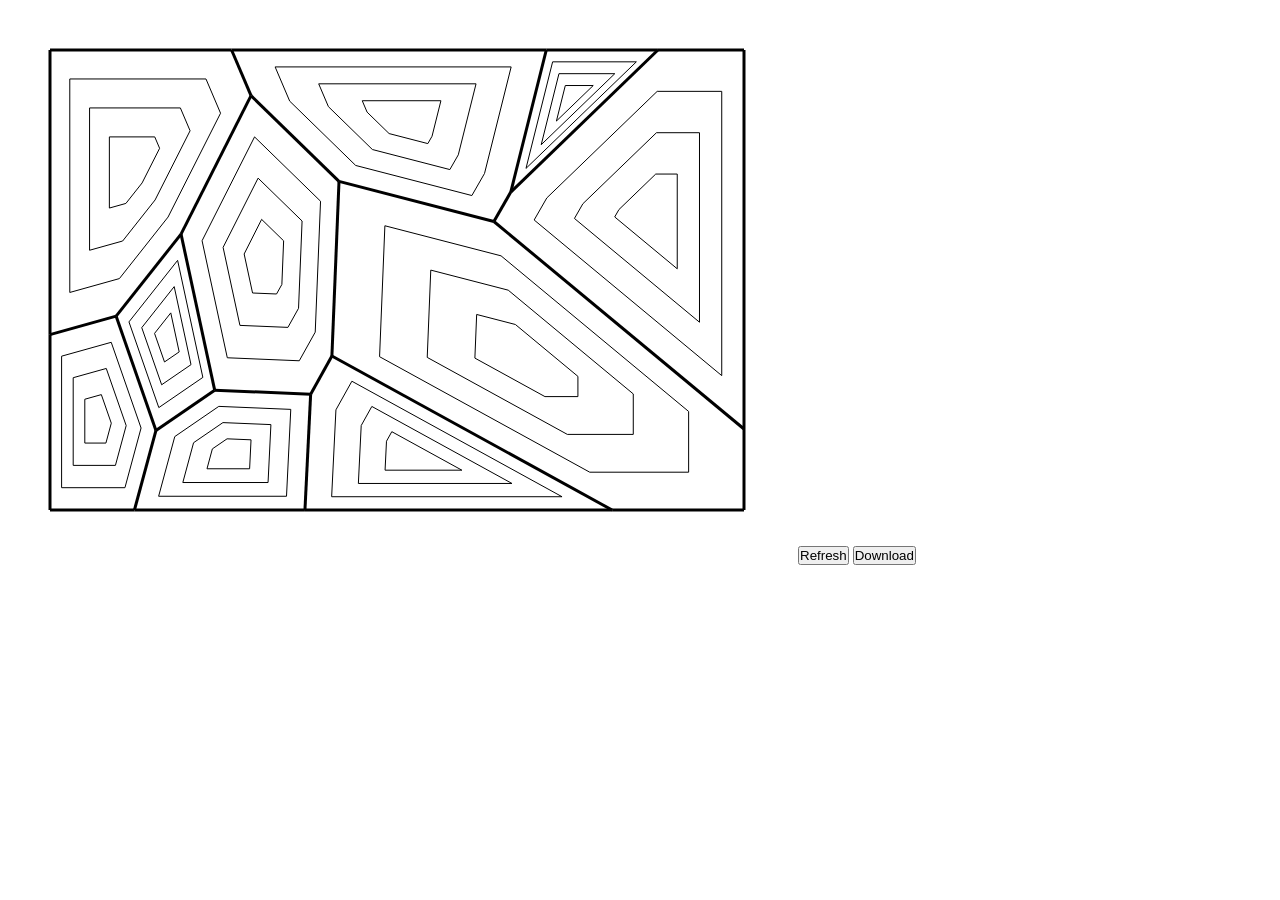
<file: inktober20/14/index.html>
<html lang="en">

<head>
    <meta charset="utf-8" />
    <script type="text/javascript" src="lib/rune.js"></script>
    <script type="text/javascript" src="lib/voronoi.js"></script>
    <script type="text/javascript" src="lib/duncan.js"></script>
    <script type="text/javascript" src="lib/download.js"></script>
    <style>*{margin:0; padding:0;}</style>
    <!--
 -->
</head>

<body>
    <script type="text/javascript" src="sketch.js"></script>
    <input id="refresh" type="button" value="Refresh" onclick="refreshMe();" />
    <input id="download" type="button" value="Download" onclick="downloadMe();" />
</body>
</file>
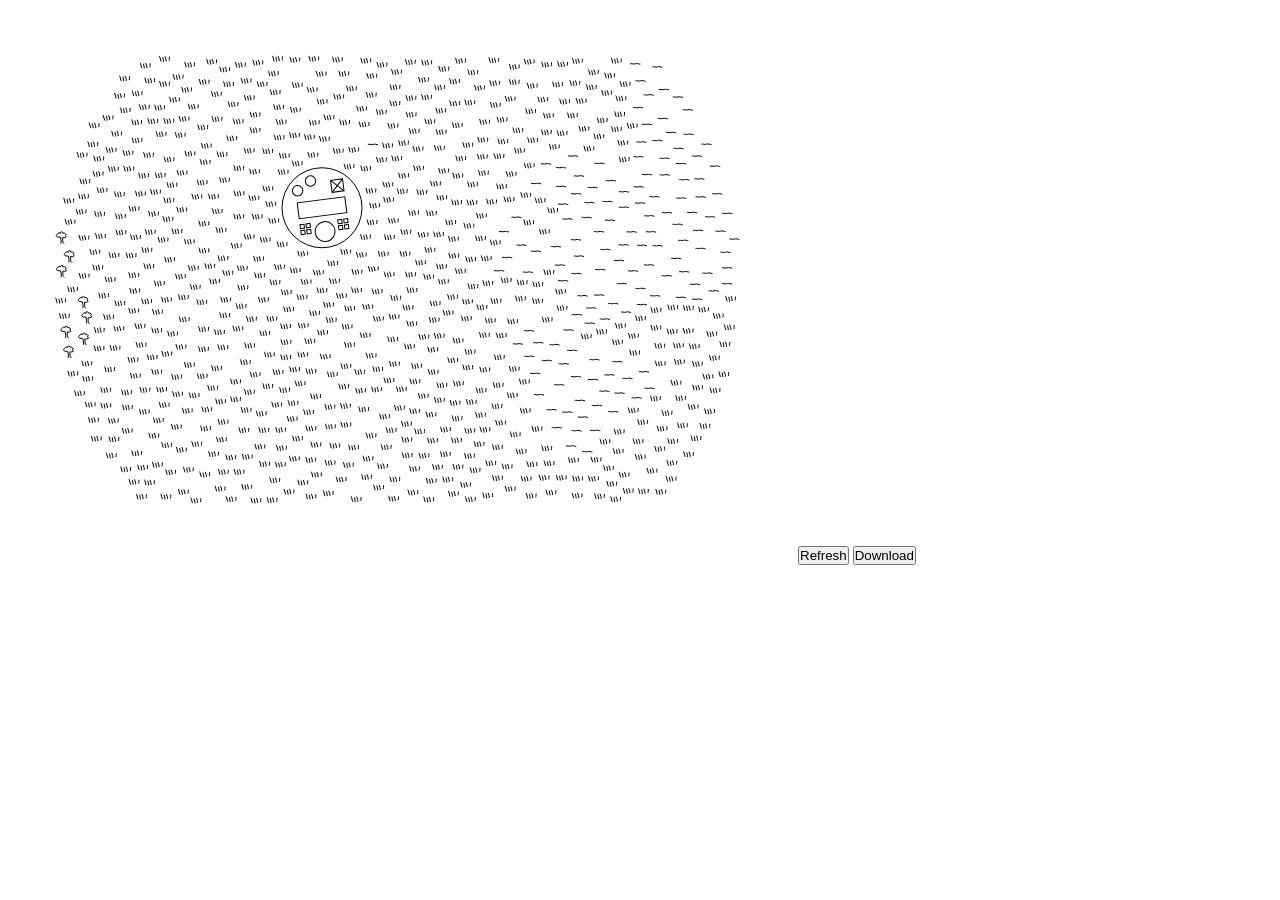
<file: inktober20/15/index.html>
<html lang="en">

<head>
    <meta charset="utf-8" />
    <script type="text/javascript" src="lib/rune.js"></script>
    <script type="text/javascript" src="lib/rune.noise.js"></script>
    <script type="text/javascript" src="elements.js"></script>
    <script type="text/javascript" src="lib/duncan.js"></script>
    <script type="text/javascript" src="lib/download.js"></script>
    <style>*{margin:0; padding:0;}</style>
    <!--
 -->
</head>

<body>
    <script type="text/javascript" src="sketch.js"></script>
    <input id="refresh" type="button" value="Refresh" onclick="refreshMe();" />
    <input id="download" type="button" value="Download" onclick="downloadMe();" />
</body>
</file>
<file: carbonincontext/style.css>
body {
    background-color: #fafafa;
    color: #201f3a;
    font-family: "Merriweather", Georgia;
    margin: 20px;
}

#titleimg {
    display: block;
    margin: 20px auto;
    width: 90%;
    max-width: 700px;
}

h1 {
    font-family: "Oswald";
    font-size: 320%;
}

a {
    color: #ff7473;
}

.main {
    margin: 20px auto;
    width: 90%;
    max-width: 700px;
}

#chart img {
    display: block;
    width: 90%;
    margin: 60px auto;

}

#footer {
    font-style: italic;
    margin: 60px auto 100px auto;
}
</file>
<file: eurovision2018/style.css>
* {
    margin: 0;
    padding: 0;
}

body {
    font-family: 'Merriweather', serif;
    color: #421322;
    background-color: #FBF7F5;
    width: 90%;
    max-width: 850px;
    height: auto;
    padding: 2px 20px;
    margin: 0 auto 60px auto;
}

h1 {
    font-family: 'Oswald', sans-serif;
    padding-top: 20px;
    padding-bottom: 30px;
    font-size: 400%;
    line-height: 110%;

    text-shadow: 1px 0px 1px #CCCCCC, 0px 1px 1px #EEEEEE, 2px 1px 1px #CCCCCC, 1px 2px 1px #EEEEEE, 3px 2px 1px #CCCCCC, 2px 3px 1px #EEEEEE, 4px 3px 1px #CCCCCC, 3px 4px 1px #EEEEEE, 5px 4px 1px #CCCCCC, 4px 5px 1px #EEEEEE, 6px 5px 1px #CCCCCC, 5px 6px 1px #EEEEEE, 7px 6px 1px #CCCCCC;
}

h2 {
    font-size: 200%;
    font-family: 'Oswald', sans-serif;
    padding-top: 20px;
    line-height: 120%;
}

p {
    font-size: 18px;
    padding: 5px 0px 15px 0px;
}

blockquote {
    font-size: 18px;
    padding: 5px 0px 15px 25px;
    font-style: italic
}

a {
    color: #BD571C;
    text-decoration: none;
    transition: 200ms;
    transition-timing-function: ease-in-out;
    -webkit-transition: 200ms;
    -webkit-transition-timing-function: ease-in-out;
}

a:hover {
    color: #97512F;
}

img {
    display: block;
    margin-left: auto;
    margin-right: auto;
    padding: 5px 0px 15px 0px;
    width: inherit
}

ul {
    font-size: 18px;
    padding: 5px 0px 15px 50px;
}

li {
    padding: 5px 0px 0px 0px;
}


#groups {
    padding: 5px 0px 15px 25px;
}

#outro p {
    margin: 20px 10px 0px 50px;
    font-size: 120%;
}


#twocharts img {
    display: inline-block;
    width: 49%;
}


@media only screen and (max-width: 850px) {

    #twocharts img {
        width: 100%;
    }
    
}

.videoWrapper {
	position: relative;
	padding-bottom: 56.25%; /* 16:9 */
	padding-top: 25px;
	height: 0;
}

.videoWrapper iframe {
	position: absolute;
	top: 0;
	left: 0;
	width: 100%;
	height: 98%;
}
</file>
